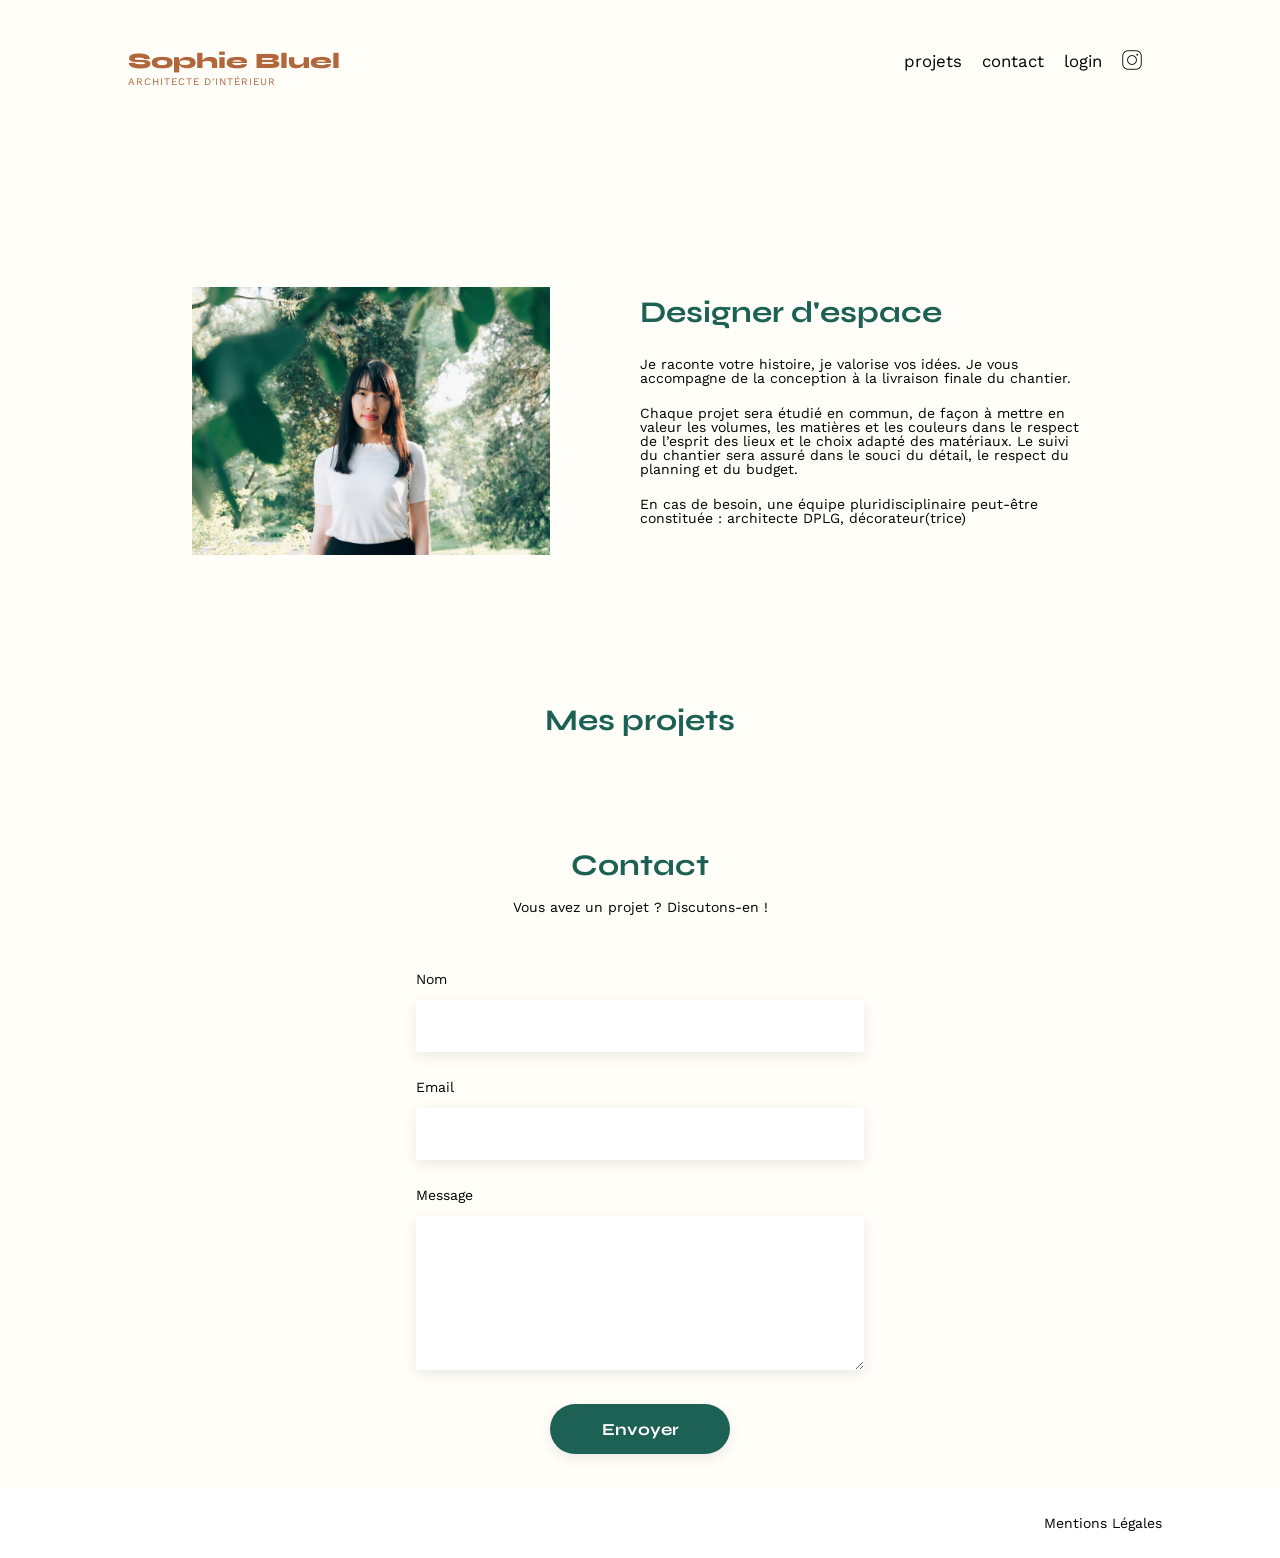
<file: FrontEnd/index.html>
<!DOCTYPE html>
<html lang="fr">
  <head>
    <meta charset="UTF-8" />
    <title>Sophie Bluel - Architecte d'intérieur</title>
    <meta name="viewport" content="width=device-width, initial-scale=1.0" />
    <link rel="preconnect" href="https://fonts.googleapis.com" />
    <link rel="preconnect" href="https://fonts.gstatic.com" crossorigin />
    <link
      href="https://fonts.googleapis.com/css2?family=Syne:wght@700;800&family=Work+Sans&display=swap"
      rel="stylesheet"
    />
    <link
      rel="stylesheet"
      href="https://cdnjs.cloudflare.com/ajax/libs/font-awesome/6.5.0/css/all.min.css"
    />
    <meta name="description" content="" />
    <link rel="stylesheet" href="./assets/style.css" />
    <script src="main.js" defer></script>
    <script src="admin.js" defer></script>
    <script src="modal.js" defer></script>
  </head>
  <body>
    <header>
      <h1>Sophie Bluel <span>Architecte d'intérieur</span></h1>
      <nav>
        <ul>
          <li>projets</li>
          <li>contact</li>
          <li id="login-header">login</li>
          <li><img src="./assets/icons/instagram.png" alt="Instagram" /></li>
        </ul>
      </nav>
    </header>
    <main>
      <section id="introduction">
        <figure>
          <img src="./assets/images/sophie-bluel.png" alt="" />
        </figure>
        <article>
          <h2>Designer d'espace</h2>
          <p>
            Je raconte votre histoire, je valorise vos idées. Je vous accompagne
            de la conception à la livraison finale du chantier.
          </p>
          <p>
            Chaque projet sera étudié en commun, de façon à mettre en valeur les
            volumes, les matières et les couleurs dans le respect de l’esprit
            des lieux et le choix adapté des matériaux. Le suivi du chantier
            sera assuré dans le souci du détail, le respect du planning et du
            budget.
          </p>
          <p>
            En cas de besoin, une équipe pluridisciplinaire peut-être constituée
            : architecte DPLG, décorateur(trice)
          </p>
        </article>
      </section>
      <section id="portfolio">
        <h2>Mes projets</h2>
        <div class="filters"></div>
        <div class="gallery"></div>
      </section>
      <section id="contact">
        <h2>Contact</h2>
        <p>Vous avez un projet ? Discutons-en !</p>
        <form action="#" method="post">
          <label for="name">Nom</label>
          <input type="text" name="name" id="name" />
          <label for="email">Email</label>
          <input type="email" name="email" id="email" />
          <label for="message">Message</label>
          <textarea name="message" id="message" cols="30" rows="10"></textarea>
          <input type="submit" value="Envoyer" />
        </form>
      </section>
    </main>

    <footer>
      <nav>
        <ul>
          <li>Mentions Légales</li>
        </ul>
      </nav>
    </footer>
    <div id="modalBox" class="modal" style="display: none">
      <div class="modal-body">
        <div class="modal-closeBtn"><i class="fa-solid fa-xmark"></i></div>
        <div class="modal-title"><h3>Galerie photo</h3></div>
        <div class="modal-works"></div>
        <button id="addPhotoBtn">Ajouter une photo</button>
      </div>
    </div>
  </body>
</html>
</file>
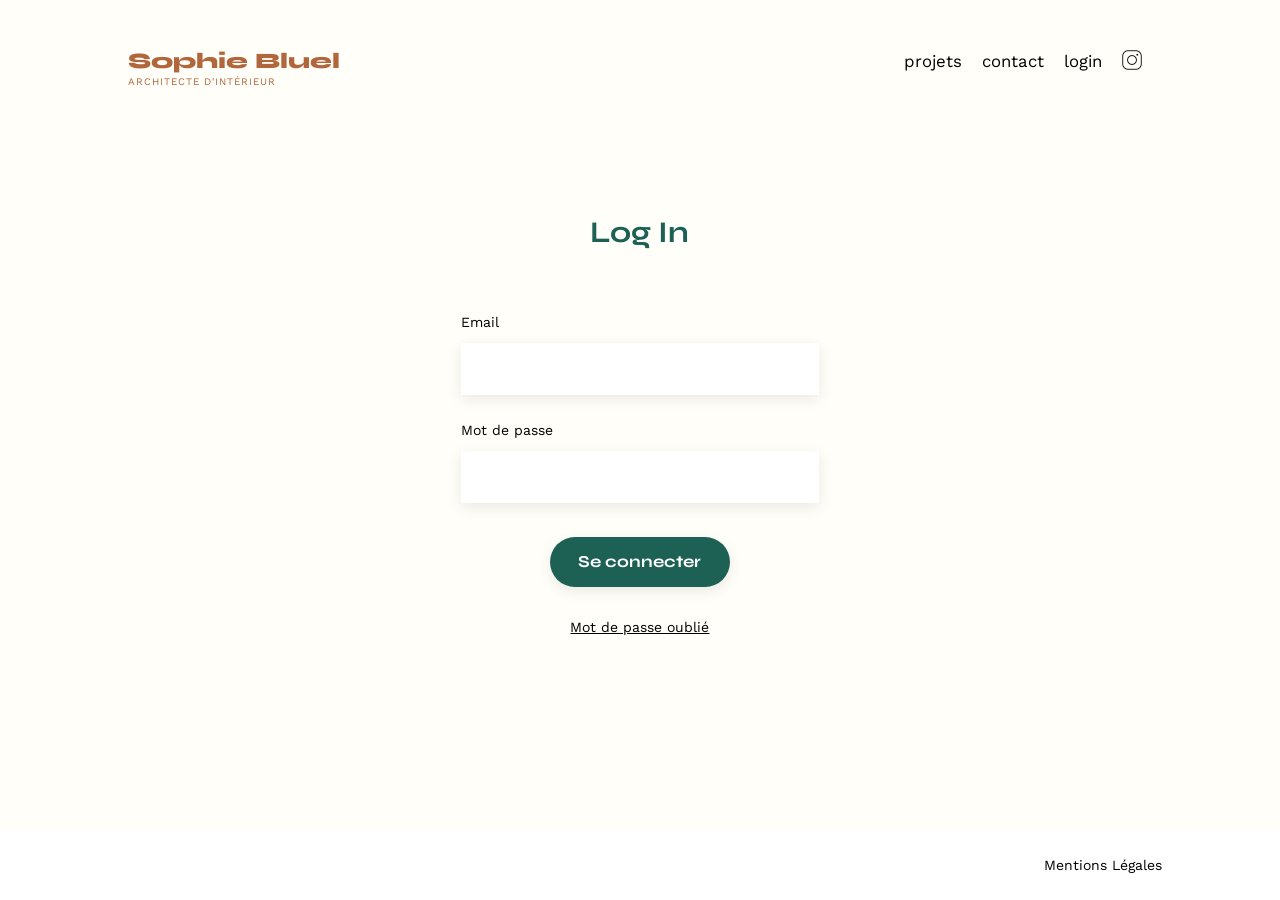
<file: FrontEnd/login.html>
<!DOCTYPE html>
<html lang="fr">
  <head>
    <meta charset="UTF-8" />
    <title>Sophie Bluel - Architecte d'intérieur</title>
    <meta name="viewport" content="width=device-width, initial-scale=1.0" />
    <link rel="preconnect" href="https://fonts.googleapis.com" />
    <link rel="preconnect" href="https://fonts.gstatic.com" crossorigin />
    <link
      href="https://fonts.googleapis.com/css2?family=Syne:wght@700;800&family=Work+Sans&display=swap"
      rel="stylesheet"
    />
    <meta name="description" content="" />
    <link rel="stylesheet" href="./assets/style.css" />
    <script src="login.js" defer></script>
  </head>
  <body>
    <header>
      <h1>Sophie Bluel <span>Architecte d'intérieur</span></h1>
      <nav>
        <ul>
          <li>projets</li>
          <li>contact</li>
          <li>login</li>
          <li><img src="./assets/icons/instagram.png" alt="Instagram" /></li>
        </ul>
      </nav>
    </header>
    <main>
      <section id="login">
        <h2>Log In</h2>
        <form action="#" method="post">
          <label for="email">Email</label>
          <input type="email" name="email" id="email" />
          <label for="message">Mot de passe</label>
          <input type="password" name="password" id="password" />
          <div class="error-message"></div>
          <input type="submit" value="Se connecter" />
        </form>
        <a href="">Mot de passe oublié</a>
      </section>
    </main>

    <footer>
      <nav>
        <ul>
          <li>Mentions Légales</li>
        </ul>
      </nav>
    </footer>
  </body>
</html>
</file>
<file: FrontEnd/assets/style.css>
/* http://meyerweb.com/eric/tools/css/reset/
   v2.0 | 20110126
   License: none (public domain)
*/

html,
body,
div,
span,
applet,
object,
iframe,
h1,
h2,
h3,
h4,
h5,
h6,
p,
blockquote,
pre,
a,
abbr,
acronym,
address,
big,
cite,
code,
del,
dfn,
em,
img,
ins,
kbd,
q,
s,
samp,
small,
strike,
strong,
sub,
sup,
tt,
var,
b,
u,
i,
center,
dl,
dt,
dd,
ol,
ul,
li,
fieldset,
form,
label,
legend,
table,
caption,
tbody,
tfoot,
thead,
tr,
th,
td,
article,
aside,
canvas,
details,
embed,
figure,
figcaption,
footer,
header,
hgroup,
menu,
nav,
output,
ruby,
section,
summary,
time,
mark,
audio,
video {
  margin: 0;
  padding: 0;
  border: 0;
  font-size: 100%;
  font: inherit;
  vertical-align: baseline;
}
/* HTML5 display-role reset for older browsers */
article,
aside,
details,
figcaption,
figure,
footer,
header,
hgroup,
menu,
nav,
section {
  display: block;
}

html,
body {
  height: 100%;
}

body {
  line-height: 1;
}

main {
  flex: 1;
  width: 70%;
  margin: auto;
}

ol,
ul {
  list-style: none;
}
blockquote,
q {
  quotes: none;
}
blockquote:before,
blockquote:after,
q:before,
q:after {
  content: "";
  content: none;
}
table {
  border-collapse: collapse;
  border-spacing: 0;
}
/** end reset css**/
body {
  margin: auto;
  font-family: "Work Sans";
  font-size: 14px;
  background-color: #fffef8;
  display: flex;
  flex-direction: column;
  align-items: center;
  min-height: 100vh;
}
header {
  display: flex;
  justify-content: space-between;
  margin: 50px 0;
  width: 80%;
}
section {
  margin: 50px 0;
}

h1 {
  display: flex;
  flex-direction: column;
  font-family: "Syne";
  font-size: 22px;
  font-weight: 800;
  color: #b1663c;
}

h1 > span {
  font-family: "Work Sans";
  font-size: 10px;
  letter-spacing: 0.1em;
  font-weight: 400;
  text-transform: uppercase;
  margin-top: 5px;
}

h2 {
  font-family: "Syne";
  font-weight: 700;
  font-size: 30px;
  color: #1d6154;
}
nav ul {
  display: flex;
  align-items: center;
  list-style-type: none;
}
nav li {
  padding: 0 10px;
  font-size: 1.2em;
}

nav ul li img {
  height: 1.2em; /* Même hauteur que les textes */
  object-fit: contain; /* Contien l'image dans ul */
}

li:hover {
  color: #b1663c;
}
#introduction {
  display: flex;
  align-items: center;
  margin-top: 150px;
}
#introduction figure {
  flex: 1;
}
#introduction img {
  display: block;
  /*margin: auto;*/
  width: 80%;
}

#introduction article {
  flex: 1;
}
#introduction h2 {
  margin-bottom: 1em;
}

#introduction p {
  margin-bottom: 1.5em;
}

#portfolio {
  margin-top: 150px;
}
#portfolio h2 {
  text-align: center;
  margin-bottom: 0.5em;
  margin-top: 0.5em;
}
.gallery {
  width: 100%;
  display: grid;
  grid-template-columns: 1fr 1fr 1fr;
  grid-column-gap: 20px;
  grid-row-gap: 20px;
}

.gallery img {
  width: 100%;
}
#contact {
  width: 50%;
  margin: auto;
  margin-top: 100px;
}
#contact > * {
  text-align: center;
}
#contact h2 {
  margin-bottom: 20px;
}
#contact form {
  text-align: left;
  margin-top: 30px;
  display: flex;
  flex-direction: column;
}

#contact input {
  height: 50px;
  font-size: 1.2em;
  border: none;
  box-shadow: 0px 4px 14px rgba(0, 0, 0, 0.09);
}
#contact label {
  margin: 2em 0 1em 0;
}
#contact textarea {
  border: none;
  box-shadow: 0px 4px 14px rgba(0, 0, 0, 0.09);
}

input[type="submit"] {
  font-family: "Syne";
  font-weight: 700;
  color: white;
  background-color: #1d6154;
  margin: 2em auto;
  width: 180px;
  text-align: center;
  border-radius: 60px;
  cursor: pointer;
}

footer {
  background-color: #ffffff;
  width: 100%;
}

footer nav ul {
  display: flex;
  justify-content: flex-end;
  margin: 2em;
}

footer nav ul li {
  font-size: 1em;
  margin-right: 80px;
}

/* --- PAGE DE LOGIN ---*/

#login {
  width: 40%;
  margin: auto;
  display: flex;
  flex-direction: column;
}
#login > * {
  text-align: center;
}
#login h2 {
  margin-bottom: 10px;
  margin-top: 80px;
}
#login form {
  text-align: left;
  margin-top: 30px;
  display: flex;
  flex-direction: column;
}

#login input {
  height: 50px;
  font-size: 1.2em;
  border: none;
  box-shadow: 0px 4px 14px rgba(0, 0, 0, 0.09);
}
#login label {
  margin: 2em 0 1em 0;
}
#login textarea {
  border: none;
  box-shadow: 0px 4px 14px rgba(0, 0, 0, 0.09);
}

#login a {
  color: black;
}

/* --- BOUTONS FILTRES --- */

.filters {
  display: flex;
  justify-content: center;
}

.filters button {
  font-family: "Syne";
  font-weight: 700;
  color: #1d6154;
  background-color: #fffef8;
  margin: 2em 0.5em 3.5em 0.5em;
  text-align: center;
  border-radius: 60px;
  cursor: pointer;
  height: 37px;
  font-size: 1em;
  border: solid 1px #1d6154;
  box-shadow: 0px 4px 14px rgba(0, 0, 0, 0.09);
  padding: 0px 30px;
}

.filters button.selected {
  font-family: "Syne";
  font-weight: 700;
  color: #fffef8;
  background-color: #1d6154;
  margin: 2em 0.5em 3.5em 0.5em;
  text-align: center;
  border-radius: 60px;
  cursor: pointer;
  height: 37px;
  font-size: 1em;
  border: none;
  box-shadow: 0px 4px 14px rgba(0, 0, 0, 0.09);
  padding: 0px 30px;
}

button {
  all: unset;
}

/* --- MESSAGE D'ERREUR LOGIN --- */

.error-text {
  color: red;
  padding: 20px 0px;
  text-align: center;
  font-weight: 600;
}

/* --- BARRE DU MODE EDITION --- */

.edit-mode {
  display: flex;
  flex-direction: row;
  padding: 20px 0px;
  width: 100%;
  background-color: black;
  color: #ffffff;
  justify-content: center;
}

.edit-mode i {
  margin-right: 10px;
}

.edit-mode p {
  font-size: 16px;
}

/* --- BOUTON MODIFIER --- */

.edit-project {
  display: flex;
  flex-direction: row;
  justify-content: center;
  align-items: center;
  margin-bottom: 5em;
}

.edit-project a {
  display: flex;
  flex-direction: row;
  align-items: center;
  text-decoration: none;
  color: black;
  position: absolute;
  transform: translateX(12em);
}

.edit-project a i {
  margin-right: 0.5em;
}

#login-header a {
  text-decoration: none;
  color: black;
}

#login-header a:hover {
  color: #b1663c;
}

/* --- MODAL --- */

.modal {
  position: fixed;
  top: 0;
  left: 0;
  width: 100%;
  height: 100%;
  background: rgba(0, 0, 0, 0.5);
  display: flex;
  justify-content: center;
  align-items: center;
  z-index: 999;
}

.modal-body {
  background-color: #ffffff;
  width: 55%;
  max-height: 70%;
  padding: 20px;
  z-index: 1000;
}
</file>
